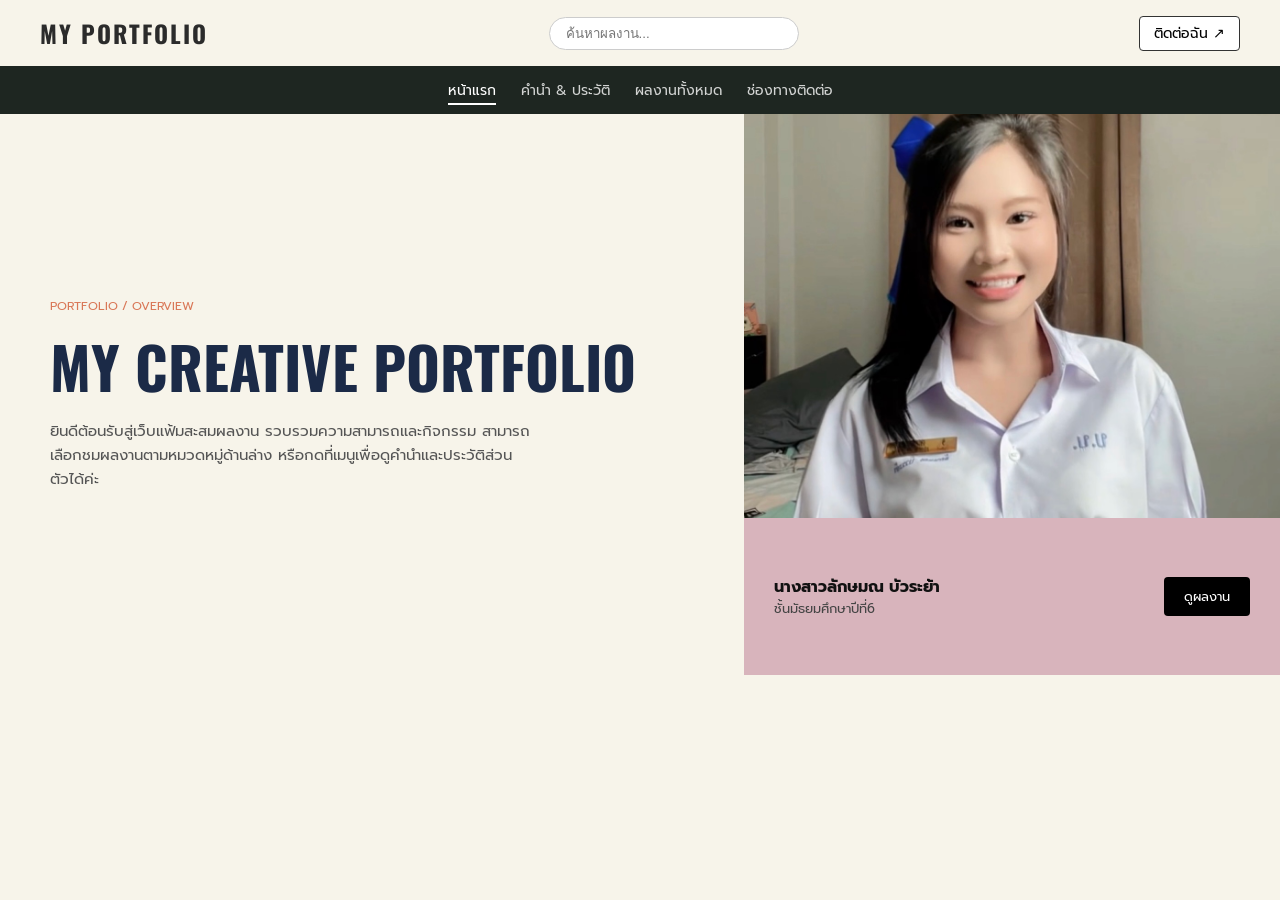
<file: index.html>
<!DOCTYPE html>
<html lang="th">
<head>
    <meta charset="UTF-8">
    <meta name="viewport" content="width=device-width, initial-scale=1.0">
    <title>หน้าแรก - MY PORTFOLIO</title>
    <link rel="stylesheet" href="style.css">
</head>
<body>

    <div class="top-nav">
        <div class="logo">MY PORTFOLIO</div>
        <div class="search-box">
            <input type="text" placeholder="ค้นหาผลงาน...">
        </div>
        <div class="top-actions">
            <a href="contact.html" class="btn-map">ติดต่อฉัน ↗</a>
        </div>
    </div>

    <nav class="main-nav">
        <ul>
            <li><a href="index.html" class="active">หน้าแรก</a></li>
            <li><a href="about.html">คำนำ & ประวัติ</a></li>
            <li><a href="projects.html">ผลงานทั้งหมด</a></li>
            <li><a href="contact.html">ช่องทางติดต่อ</a></li>
        </ul>
    </nav>

    <section class="hero">
        <div class="hero-left">
            <div class="breadcrumb">Portfolio / Overview</div>
            <h1>MY CREATIVE PORTFOLIO</h1>
            <p>ยินดีต้อนรับสู่เว็บแฟ้มสะสมผลงาน รวบรวมความสามารถและกิจกรรม สามารถเลือกชมผลงานตามหมวดหมู่ด้านล่าง หรือกดที่เมนูเพื่อดูคำนำและประวัติส่วนตัวได้ค่ะ</p>
        </div>
        
        <div class="hero-right">
            <img src="IMG_1554.jpeg" alt="Featured Work" class="hero-img">
            <div class="hero-card-info">
                <div class="hero-card-text">
                    <h3>นางสาวลักษมณ บัวระย้า</h3>
                    <p>ชั้นมัธยมศึกษาปีที่6</p>
                </div>
                <a href="projects.html" class="btn-details">ดูผลงาน</a>
            </div>
        </div>
    </section>


</body>
</html>
</file>
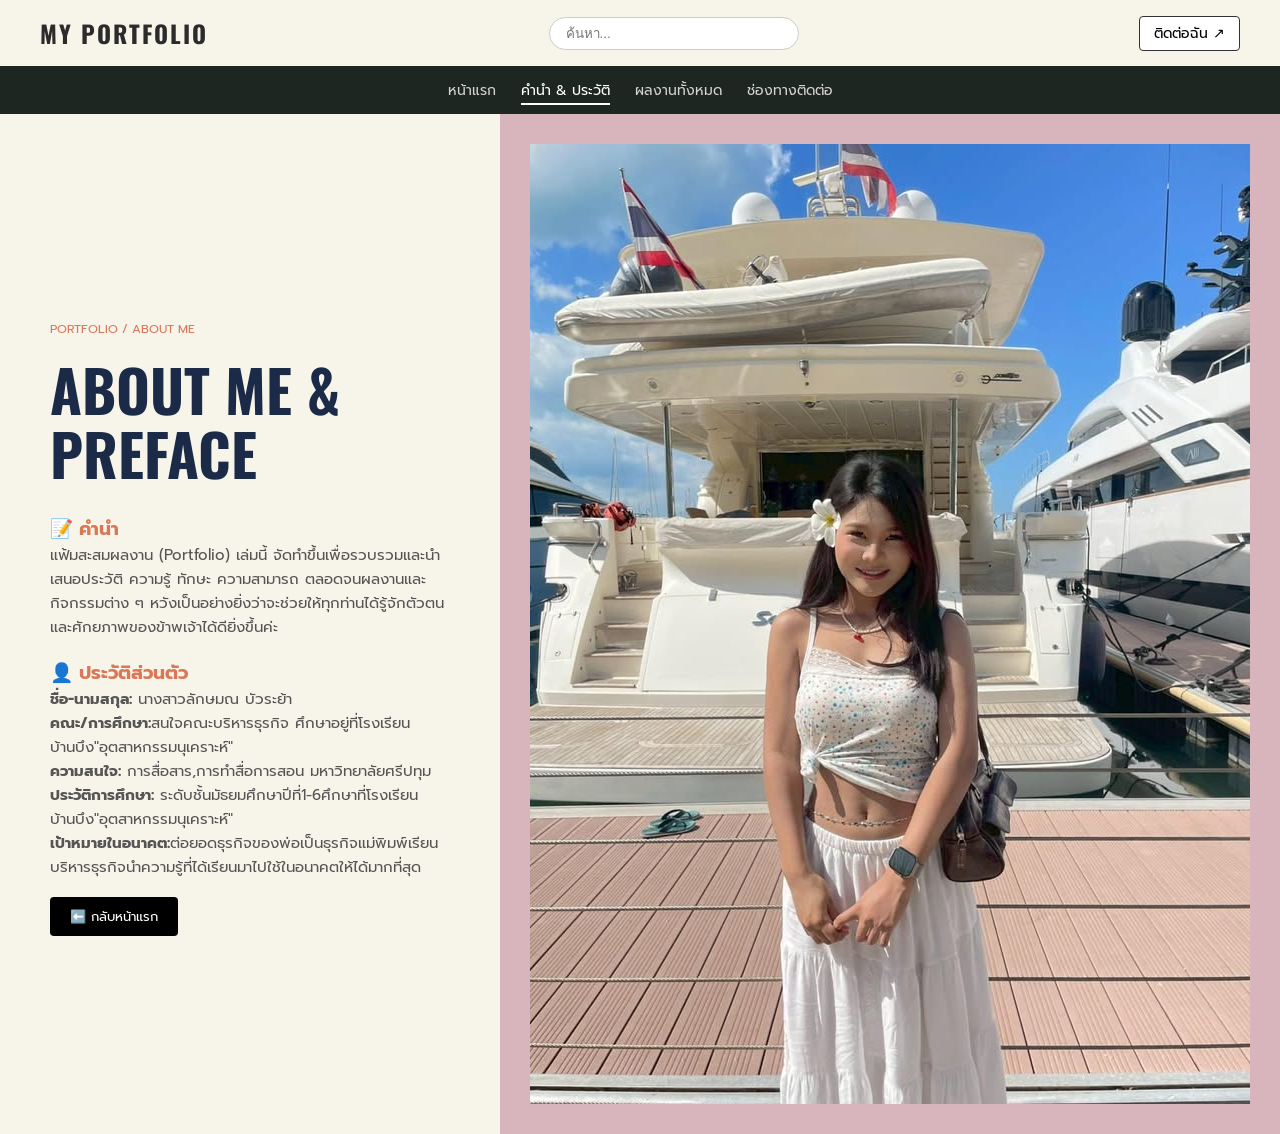
<file: about.html>
<!DOCTYPE html>
<html lang="th">
<head>
    <meta charset="UTF-8">
    <meta name="viewport" content="width=device-width, initial-scale=1.0">
    <title>คำนำ & ประวัติ - MY PORTFOLIO</title>
    <link rel="stylesheet" href="style.css">
</head>
<body>

    <div class="top-nav">
        <div class="logo">MY PORTFOLIO</div>
        <div class="search-box">
            <input type="text" placeholder="ค้นหา...">
        </div>
        <div class="top-actions">
            <a href="contact.html" class="btn-map">ติดต่อฉัน ↗</a>
        </div>
    </div>

    <nav class="main-nav">
        <ul>
            <li><a href="index.html">หน้าแรก</a></li>
            <li><a href="about.html" class="active">คำนำ & ประวัติ</a></li>
            <li><a href="projects.html">ผลงานทั้งหมด</a></li>
            <li><a href="contact.html">ช่องทางติดต่อ</a></li>
        </ul>
    </nav>

    <section class="hero">
        <div class="hero-left" style="flex: 1.2;">
            <div class="breadcrumb">Portfolio / About Me</div>
            <h1>ABOUT ME & PREFACE</h1>
            
            <h3 style="margin-top: 10px; color: #d97757;">📝 คำนำ</h3>
            <p style="margin-bottom: 20px;">
                แฟ้มสะสมผลงาน (Portfolio) เล่มนี้ จัดทำขึ้นเพื่อรวบรวมและนำเสนอประวัติ ความรู้ ทักษะ ความสามารถ ตลอดจนผลงานและกิจกรรมต่าง ๆ หวังเป็นอย่างยิ่งว่าจะช่วยให้ทุกท่านได้รู้จักตัวตน และศักยภาพของข้าพเจ้าได้ดียิ่งขึ้นค่ะ
            </p>

            <h3 style="color: #d97757;">👤 ประวัติส่วนตัว</h3>
            <p>
                <strong>ชื่อ-นามสกุล:</strong> นางสาวลักษมณ บัวระย้า<br>
                <strong>คณะ/การศึกษา:</strong>สนใจคณะบริหารธุรกิจ  ศึกษาอยู่ที่โรงเรียนบ้านบึง"อุตสาหกรรมนุเคราะห์"<br>
                <strong>ความสนใจ:</strong> การสื่อสาร,การทำสื่อการสอน มหาวิทยาลัยศรีปทุม<br>
                <strong>ประวัติการศึกษา:</strong> ระดับชั้นมัธยมศึกษาปีที่1-6ศึกษาที่โรงเรียนบ้านบึง"อุตสาหกรรมนุเคราะห์"<br>
                <strong>เป้าหมายในอนาคต:</strong>ต่อยอดธุรกิจของพ่อเป็นธุรกิจแม่พิมพ์เรียนบริหารธุรกิจนำความรู้ที่ได้เรียนมาไปใช้ในอนาคตให้ได้มากที่สุด<br>
            </p>

            <div style="margin-top: 25px;">
                <a href="index.html" class="btn-details">⬅️ กลับหน้าแรก</a>
            </div>
        </div>
        
        <div class="hero-right" style="flex: 0.8; justify-content: center; align-items: center; padding: 30px;">
            <img src="MF.jpg">
        </div>
    </section>

</body>
</html>
</file>
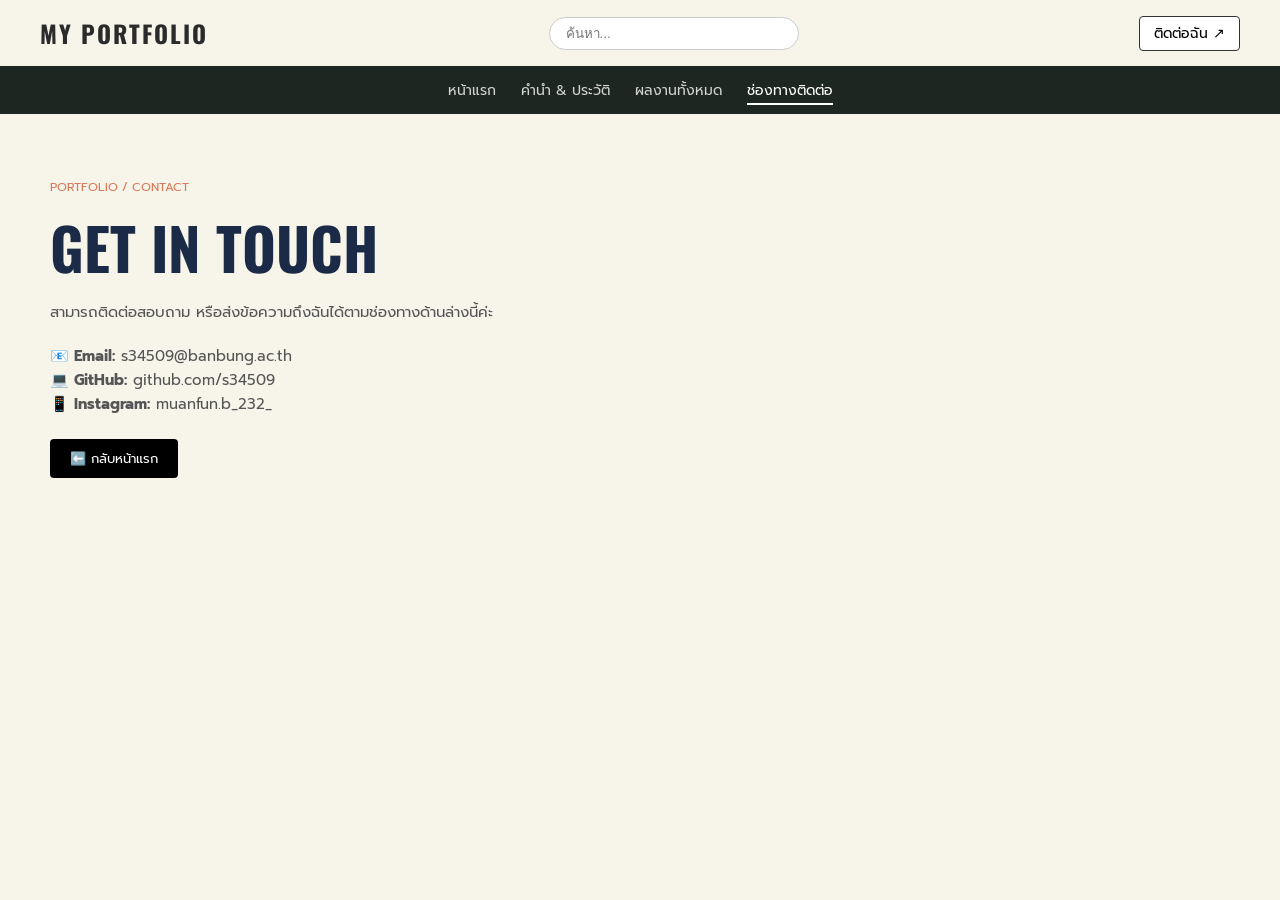
<file: contact.html>
<!DOCTYPE html>
<html lang="th">
<head>
    <meta charset="UTF-8">
    <meta name="viewport" content="width=device-width, initial-scale=1.0">
    <title>ช่องทางติดต่อ - MY PORTFOLIO</title>
    <link rel="stylesheet" href="style.css">
</head>
<body>

    <div class="top-nav">
        <div class="logo">MY PORTFOLIO</div>
        <div class="search-box">
            <input type="text" placeholder="ค้นหา...">
        </div>
        <div class="top-actions">
            <a href="contact.html" class="btn-map">ติดต่อฉัน ↗</a>
        </div>
    </div>

    <nav class="main-nav">
        <ul>
            <li><a href="index.html">หน้าแรก</a></li>
            <li><a href="about.html">คำนำ & ประวัติ</a></li>
            <li><a href="projects.html">ผลงานทั้งหมด</a></li>
            <li><a href="contact.html" class="active">ช่องทางติดต่อ</a></li>
        </ul>
    </nav>

    <section class="hero">
        <div class="hero-left" style="flex: 1;">
            <div class="breadcrumb">Portfolio / Contact</div>
            <h1>GET IN TOUCH</h1>
            <p style="margin-bottom: 20px;">สามารถติดต่อสอบถาม หรือส่งข้อความถึงฉันได้ตามช่องทางด้านล่างนี้ค่ะ</p>
            
            <p><strong>📧 Email:</strong> s34509@banbung.ac.th</p>
            <p><strong>💻 GitHub:</strong> github.com/s34509</p>
            <p><strong>📱 Instagram:</strong> muanfun.b_232_</p>

            <div style="margin-top: 30px;">
                <a href="index.html" class="btn-details">⬅️ กลับหน้าแรก</a>
            </div>
        </div>
    </section>

</body>
</html>
</file>
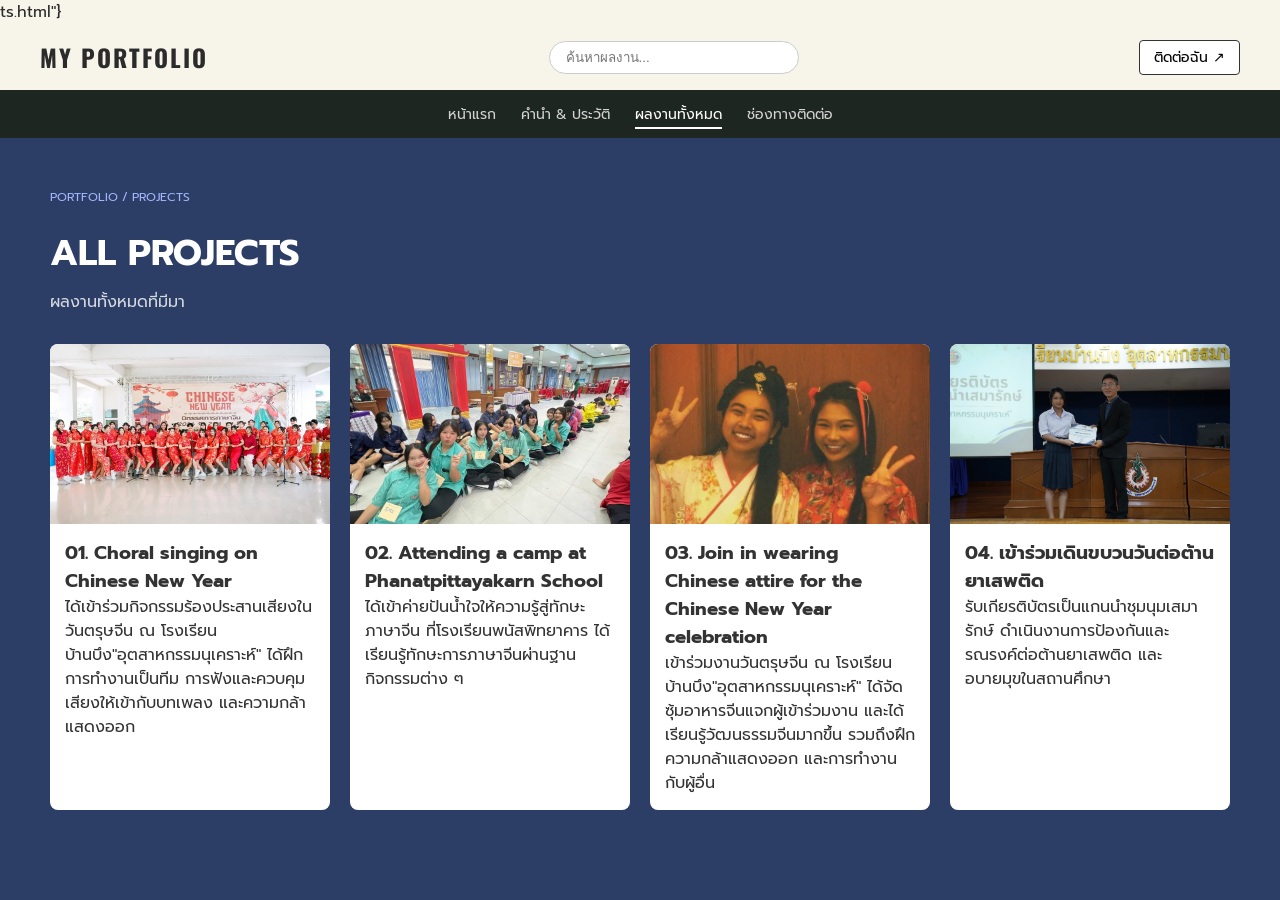
<file: projects.html>
ts.html"}
<!DOCTYPE html>
<html lang="th">
<head>
    <meta charset="UTF-8">
    <meta name="viewport" content="width=device-width, initial-scale=1.0">
    <title>ผลงานทั้งหมด - MY PORTFOLIO</title>
    <link rel="stylesheet" href="style.css">

    <style>
        /* ===== จัดวางผลงาน 4 รูป ===== /
        .grid-container {
            display: grid;
            grid-template-columns: repeat(2, 1fr);
            gap: 25px;
            margin-top: 30px;
        }

        .project-card {
            background: rgba(255, 255, 255, 0.08);
            border: 1px solid rgba(255, 255, 255, 0.15);
            border-radius: 20px;
            overflow: hidden;
            backdrop-filter: blur(10px);
            box-shadow: 0 10px 30px rgba(0, 0, 0, 0.25);
            transition: all 0.35s ease;
        }

        .project-card:hover {
            transform: translateY(-8px);
            box-shadow: 0 20px 45px rgba(99, 102, 241, 0.35);
        }

        .project-card img {
            width: 100%;
            height: 300px;
            object-fit: cover;
            display: block;
            transition: transform 0.4s ease;
        }

        .project-card:hover img {
            transform: scale(1.05);
        }

        .project-info {
            padding: 20px;
        }

        .project-info h3 {
            margin: 0 0 10px;
            font-size: 20px;
            line-height: 1.5;
        }

        .project-info p {
            margin: 0;
            line-height: 1.7;
            opacity: 0.75;
        }

        / ===== หน้าจอมือถือ ===== */
        @media (max-width: 768px) {
            .grid-container {
                grid-template-columns: 1fr;
                gap: 20px;
            }

            .project-card img {
                height: 250px;
            }
        }
    </style>
</head>

<body>

    <!-- ===== TOP NAV ===== -->
    <div class="top-nav">

        <div class="logo">
            MY PORTFOLIO
        </div>

        <div class="search-box">
            <input type="text" placeholder="ค้นหาผลงาน...">
        </div>

        <div class="top-actions">
            <a href="contact.html" class="btn-map">
                ติดต่อฉัน ↗
            </a>
        </div>

    </div>


    <!-- ===== MENU ===== -->
    <nav class="main-nav">
        <ul>
            <li>
                <a href="index.html">
                    หน้าแรก
                </a>
            </li>

            <li>
                <a href="about.html">
                    คำนำ & ประวัติ
                </a>
            </li>

            <li>
                <a href="projects.html" class="active">
                    ผลงานทั้งหมด
                </a>
            </li>

            <li>
                <a href="contact.html">
                    ช่องทางติดต่อ
                </a>
            </li>
        </ul>
    </nav>


    <!-- ===== PORTFOLIO ===== -->
    <section class="portfolio-section" style="min-height: 80vh;">

        <div class="breadcrumb" style="color: #a5b4fc;">
            Portfolio / Projects
        </div>

        <h2 style="font-size: 36px; margin-bottom: 10px;">
            ALL PROJECTS
        </h2>

        <p style="margin-bottom: 30px; opacity: 0.8;">
            ผลงานทั้งหมดที่มีมา
        </p>


        <!-- ===== รูปผลงานทั้ง 4 รูป ===== -->
        <div class="grid-container">


            <!-- รูปที่ 1 -->
            <div class="project-card">

                <img src="CP.jpg"
                     alt="การร้องประสานเสียงในวันตรุษจีน">

                <div class="project-info">

                    <h3>
                        01. Choral singing on Chinese New Year
                    </h3>

                    <p>
                        ได้เข้าร่วมกิจกรรมร้องประสานเสียงในวันตรุษจีน ณ โรงเรียนบ้านบึง"อุตสาหกรรมนุเคราะห์" ได้ฝึกการทำงานเป็นทีม การฟังและควบคุมเสียงให้เข้ากับบทเพลง และความกล้าแสดงออก
                    </p>

                </div>

            </div>


            <!-- รูปที่ 2 -->
            <div class="project-card">

                <img src="CAMP.jpg"
                     alt="เข้าค่ายที่โรงเรียนพนัสพิทยาคาร">

                <div class="project-info">

                    <h3>
                        02. Attending a camp at Phanatpittayakarn School
                    </h3>

                    <p>
                        ได้เข้าค่ายปันน้ำใจให้ความรู้สู่ทักษะภาษาจีน ที่โรงเรียนพนัสพิทยาคาร ได้เรียนรู้ทักษะการภาษาจีนผ่านฐานกิจกรรมต่าง ๆ 
                    </p>

                </div>

            </div>


            <!-- รูปที่ 3 -->
            <div class="project-card">

                <img src="CN.jpg"
                     alt="ร่วมแต่งกายชุดจีนในงานตรุษจีน">

                <div class="project-info">

                    <h3>
                        03. Join in wearing Chinese attire
                        for the Chinese New Year celebration
                    </h3>

                    <p>
                        เข้าร่วมงานวันตรุษจีน ณ โรงเรียนบ้านบึง"อุตสาหกรรมนุเคราะห์" ได้จัดซุ้มอาหารจีนแจกผู้เข้าร่วมงาน และได้เรียนรู้วัฒนธรรมจีนมากขึ้น รวมถึงฝึกความกล้าแสดงออก และการทำงานกับผู้อื่น
                    </p>

                </div>

            </div>


            <!-- รูปที่ 4 -->
            <div class="project-card">

                <img src="IMG_3475.jpeg"
                     alt="กิจกรรมวันต่อต้านยาเสพติด">

                <div class="project-info">

                    <h3>
                        04. เข้าร่วมเดินขบวนวันต่อต้านยาเสพติด
                    </h3>

                    <p>
                        รับเกียรติบัตรเป็นแกนนำชุมนุมเสมารักษ์
                        ดำเนินงานการป้องกันและรณรงค์ต่อต้านยาเสพติด
                        และอบายมุขในสถานศึกษา
                    </p>

                </div>

            </div>


        </div>


        <!-- ===== ปุ่มกลับหน้าหลัก ===== -->
        <div style="margin-top: 40px; text-align: center;">

            <a href="index.html"
               class="btn-map"
               styl
</file>
<file: style.css>
@import url('https://fonts.googleapis.com/css2?family=Oswald:wght@600;700&family=Prompt:wght@300;400;600&display=swap');

* {
    box-sizing: border-box;
    margin: 0;
    padding: 0;
}

body {
    font-family: 'Prompt', sans-serif;
    background-color: #f7f4ea;
    color: #2b2b2b;
}

/* Top Navigation Header */
.top-nav {
    display: flex;
    justify-content: space-between;
    align-items: center;
    padding: 15px 40px;
    background-color: #f7f4ea;
}

.logo {
    font-family: 'Oswald', sans-serif;
    font-size: 24px;
    letter-spacing: 2px;
    font-weight: bold;
}

.search-box input {
    padding: 8px 16px;
    border-radius: 20px;
    border: 1px solid #ccc;
    width: 250px;
    outline: none;
}

.top-actions {
    display: flex;
    gap: 15px;
    align-items: center;
}

.btn-map {
    background: #fff;
    border: 1px solid #333;
    padding: 6px 14px;
    border-radius: 4px;
    cursor: pointer;
    text-decoration: none;
    color: #000;
    font-size: 14px;
}

/* Main Navigation Bar */
.main-nav {
    background-color: #1e2621;
    padding: 12px 0;
}

.main-nav ul {
    display: flex;
    justify-content: center;
    list-style: none;
    gap: 25px;
}

.main-nav a {
    color: #fff;
    text-decoration: none;
    font-size: 14px;
    opacity: 0.8;
}

.main-nav a:hover, .main-nav a.active {
    opacity: 1;
    border-bottom: 2px solid #fff;
    padding-bottom: 2px;
}

/* Hero Section Layout */
.hero {
    display: flex;
    min-height: 420px;
}

.hero-left {
    flex: 1.2;
    padding: 60px 50px;
    display: flex;
    flex-direction: column;
    justify-content: center;
}

.breadcrumb {
    font-size: 12px;
    color: #d97757;
    margin-bottom: 20px;
    text-transform: uppercase;
}

.hero-left h1 {
    font-family: 'Oswald', sans-serif;
    font-size: 58px;
    line-height: 1.1;
    color: #1b2a47;
    margin-bottom: 20px;
    text-transform: uppercase;
}

.hero-left p {
    font-size: 15px;
    color: #555;
    max-width: 480px;
    line-height: 1.6;
}

.hero-right {
    flex: 1;
    background-color: #d8b4bc;
    display: flex;
    flex-direction: column;
}

.hero-img {
    width: 100%;
    height: 72%;
    object-fit: cover;
}

.hero-card-info {
    padding: 20px 30px;
    display: flex;
    justify-content: space-between;
    align-items: center;
    height: 28%;
}

.hero-card-text h3 {
    font-size: 16px;
    color: #111;
}

.hero-card-text p {
    font-size: 13px;
    color: #444;
}

.btn-details {
    background-color: #000;
    color: #fff;
    border: none;
    padding: 10px 20px;
    border-radius: 4px;
    cursor: pointer;
    text-decoration: none;
    font-size: 13px;
}

/* Bottom Dark Section */
.portfolio-section {
    background-color: #2c3e66;
    color: #fff;
    padding: 50px;
}

.portfolio-section h2 {
    font-size: 28px;
    margin-bottom: 20px;
}

.filter-bar {
    display: flex;
    gap: 10px;
    margin-bottom: 30px;
}

.filter-btn {
    background: rgba(255, 255, 255, 0.2);
    color: #fff;
    border: none;
    padding: 8px 18px;
    border-radius: 20px;
    cursor: pointer;
}

.grid-container {
    display: grid;
    grid-template-columns: repeat(auto-fit, minmax(260px, 1fr));
    gap: 20px;
}

.project-card {
    background: #fff;
    border-radius: 8px;
    overflow: hidden;
    color: #333;
}

.project-card img {
    width: 100%;
    height: 180px;
    object-fit: cover;
}

.project-info {
    padding: 15px;
}
</file>
